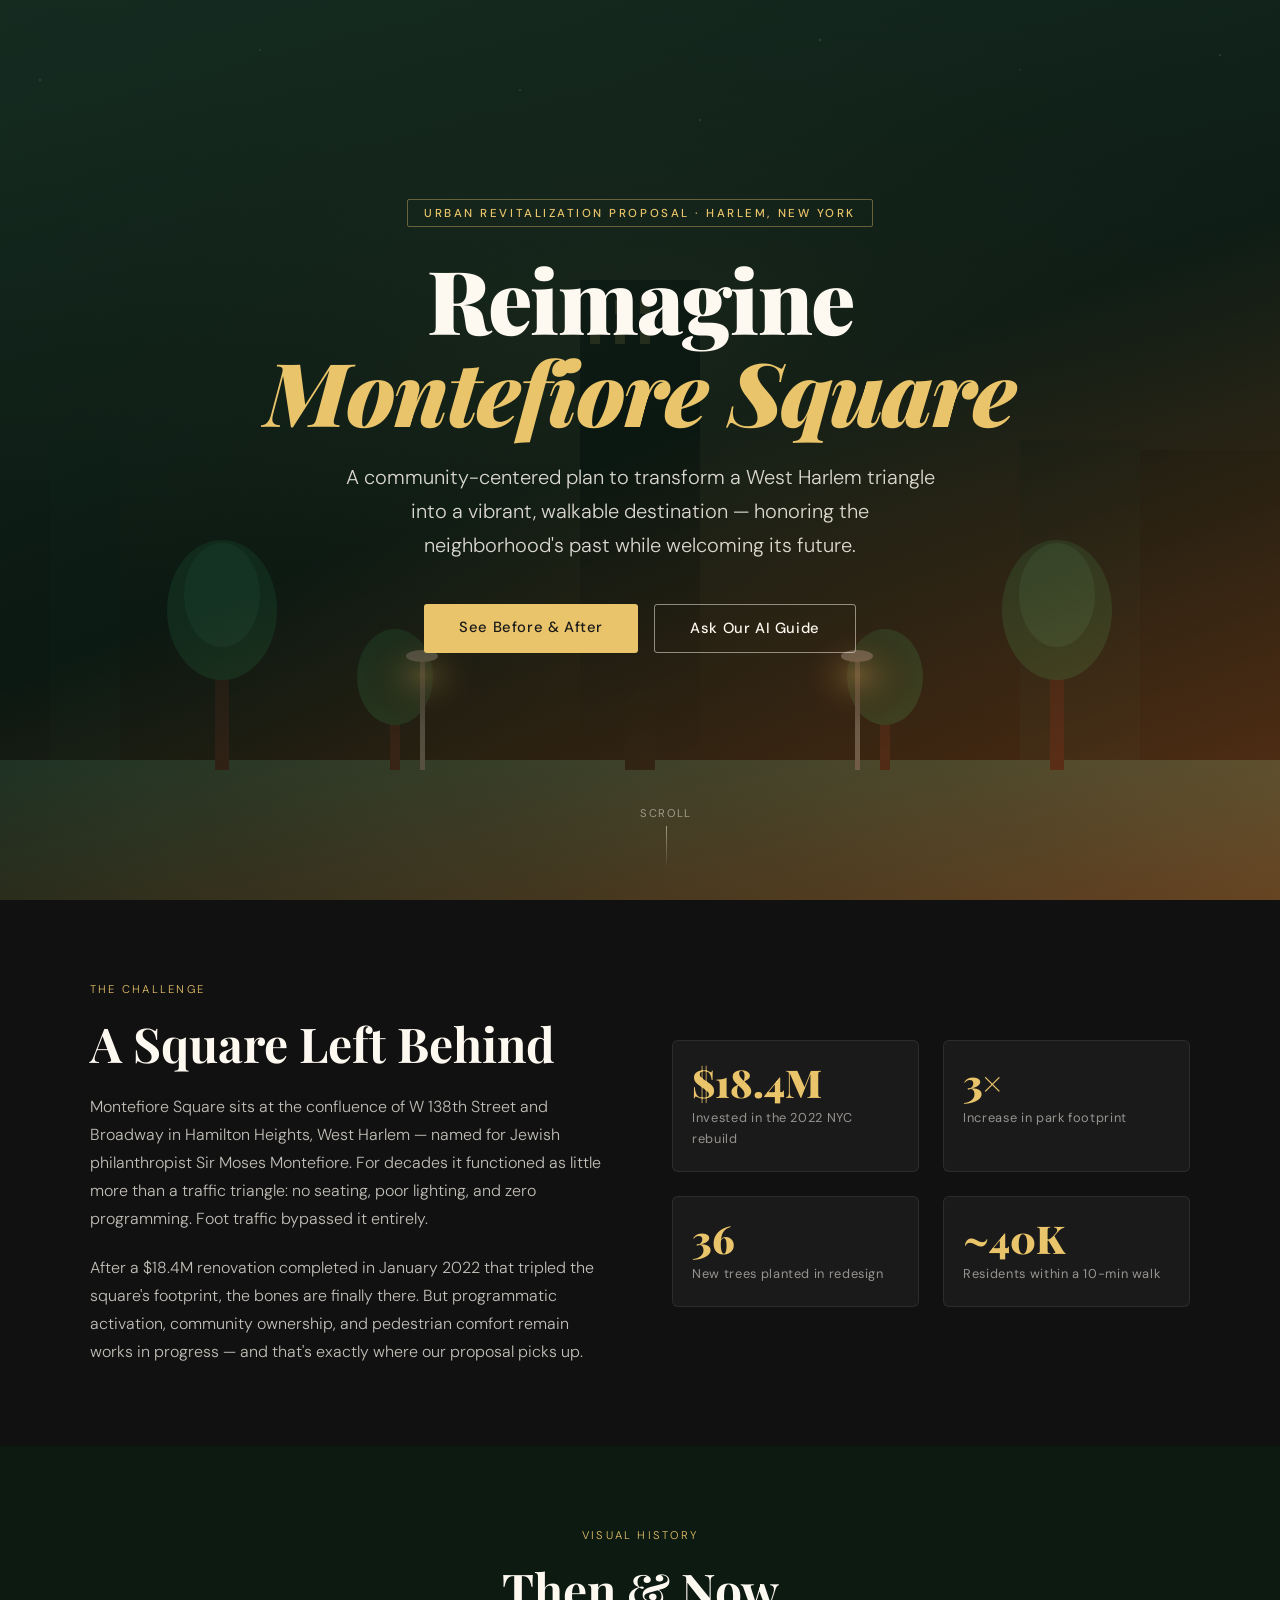
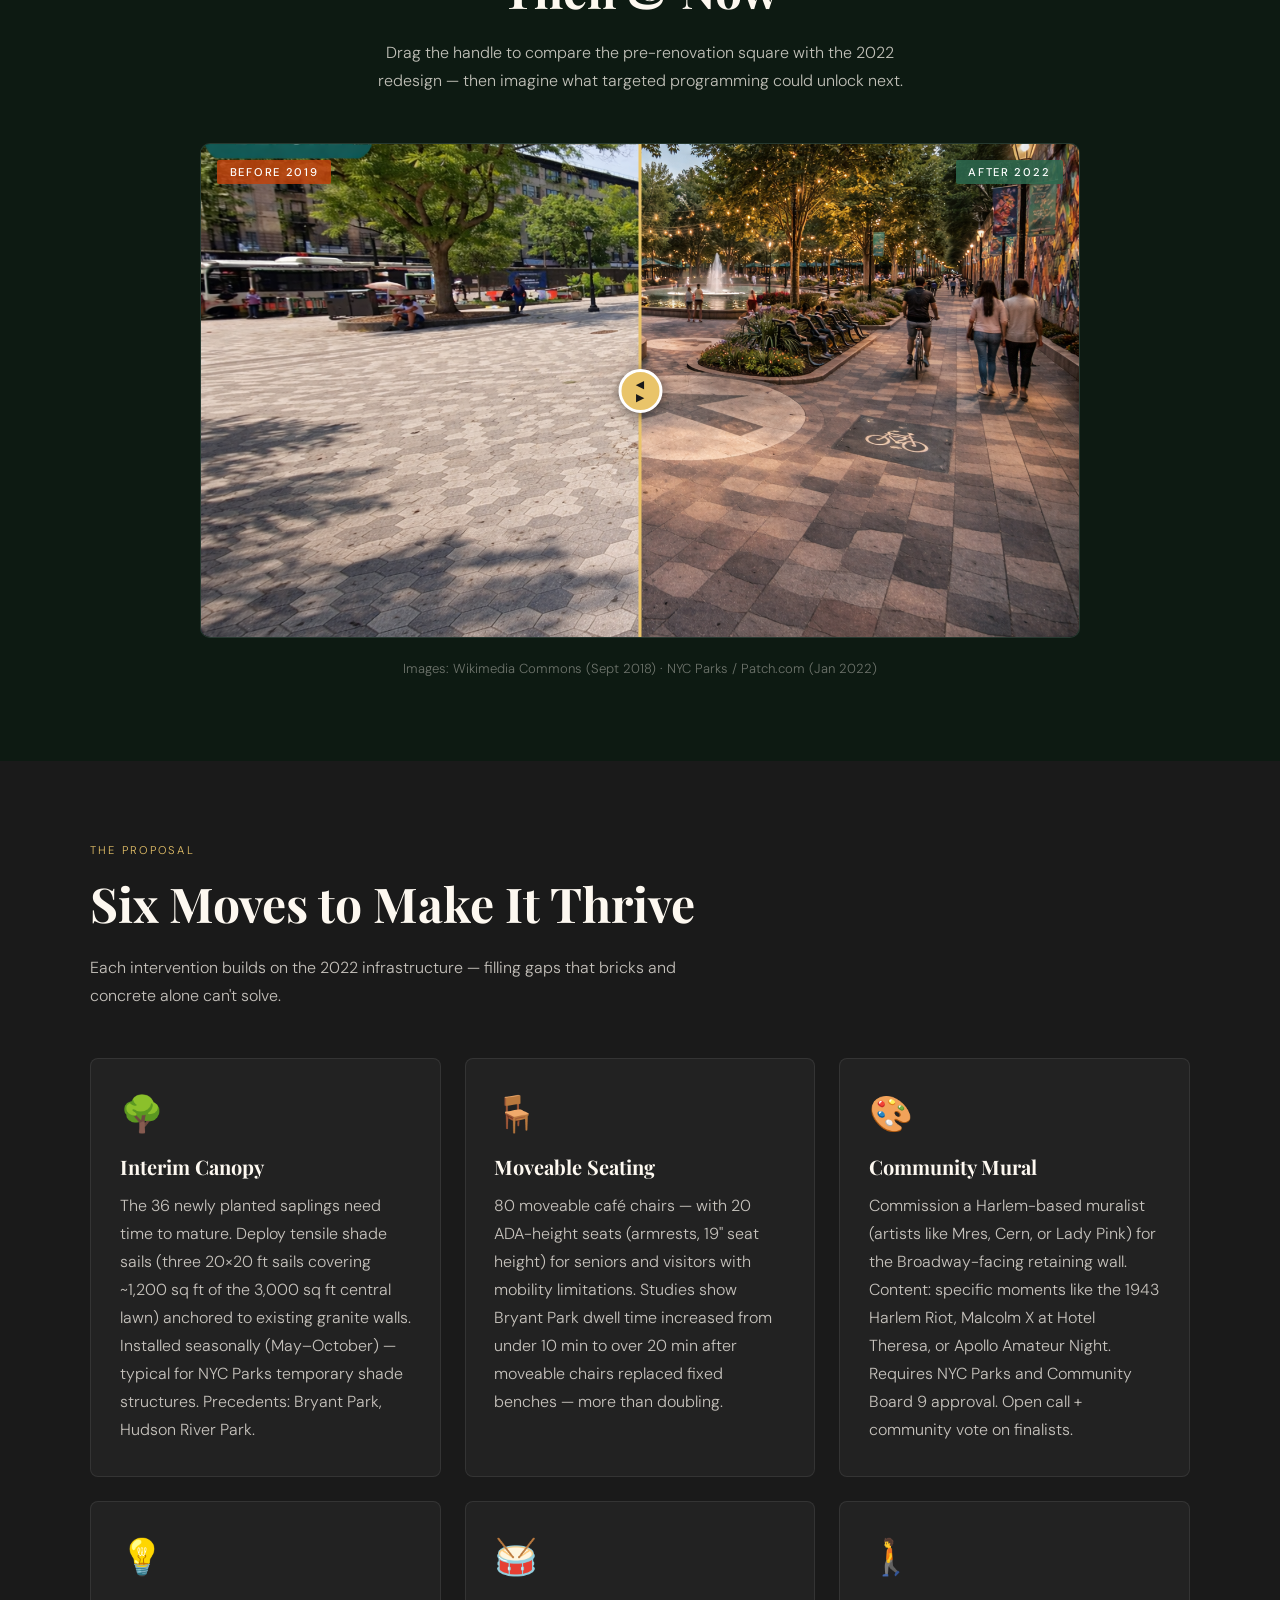
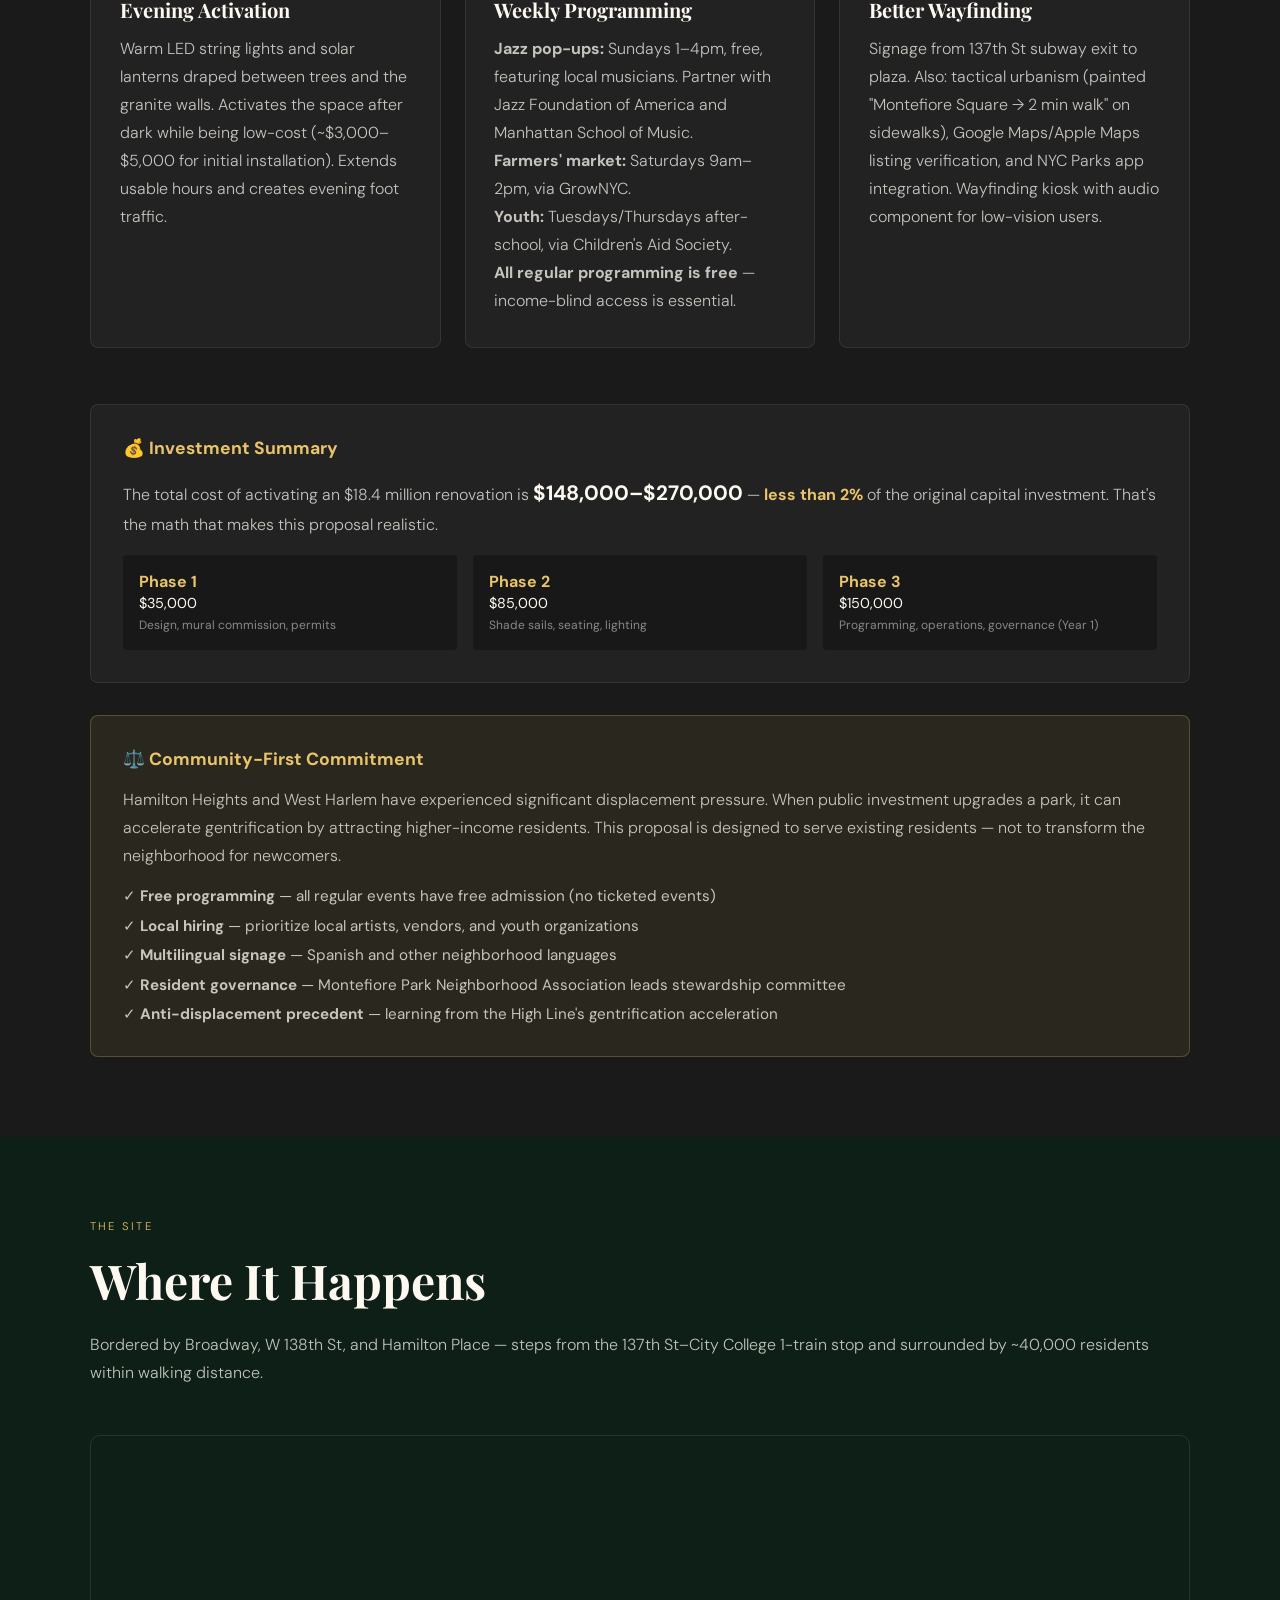
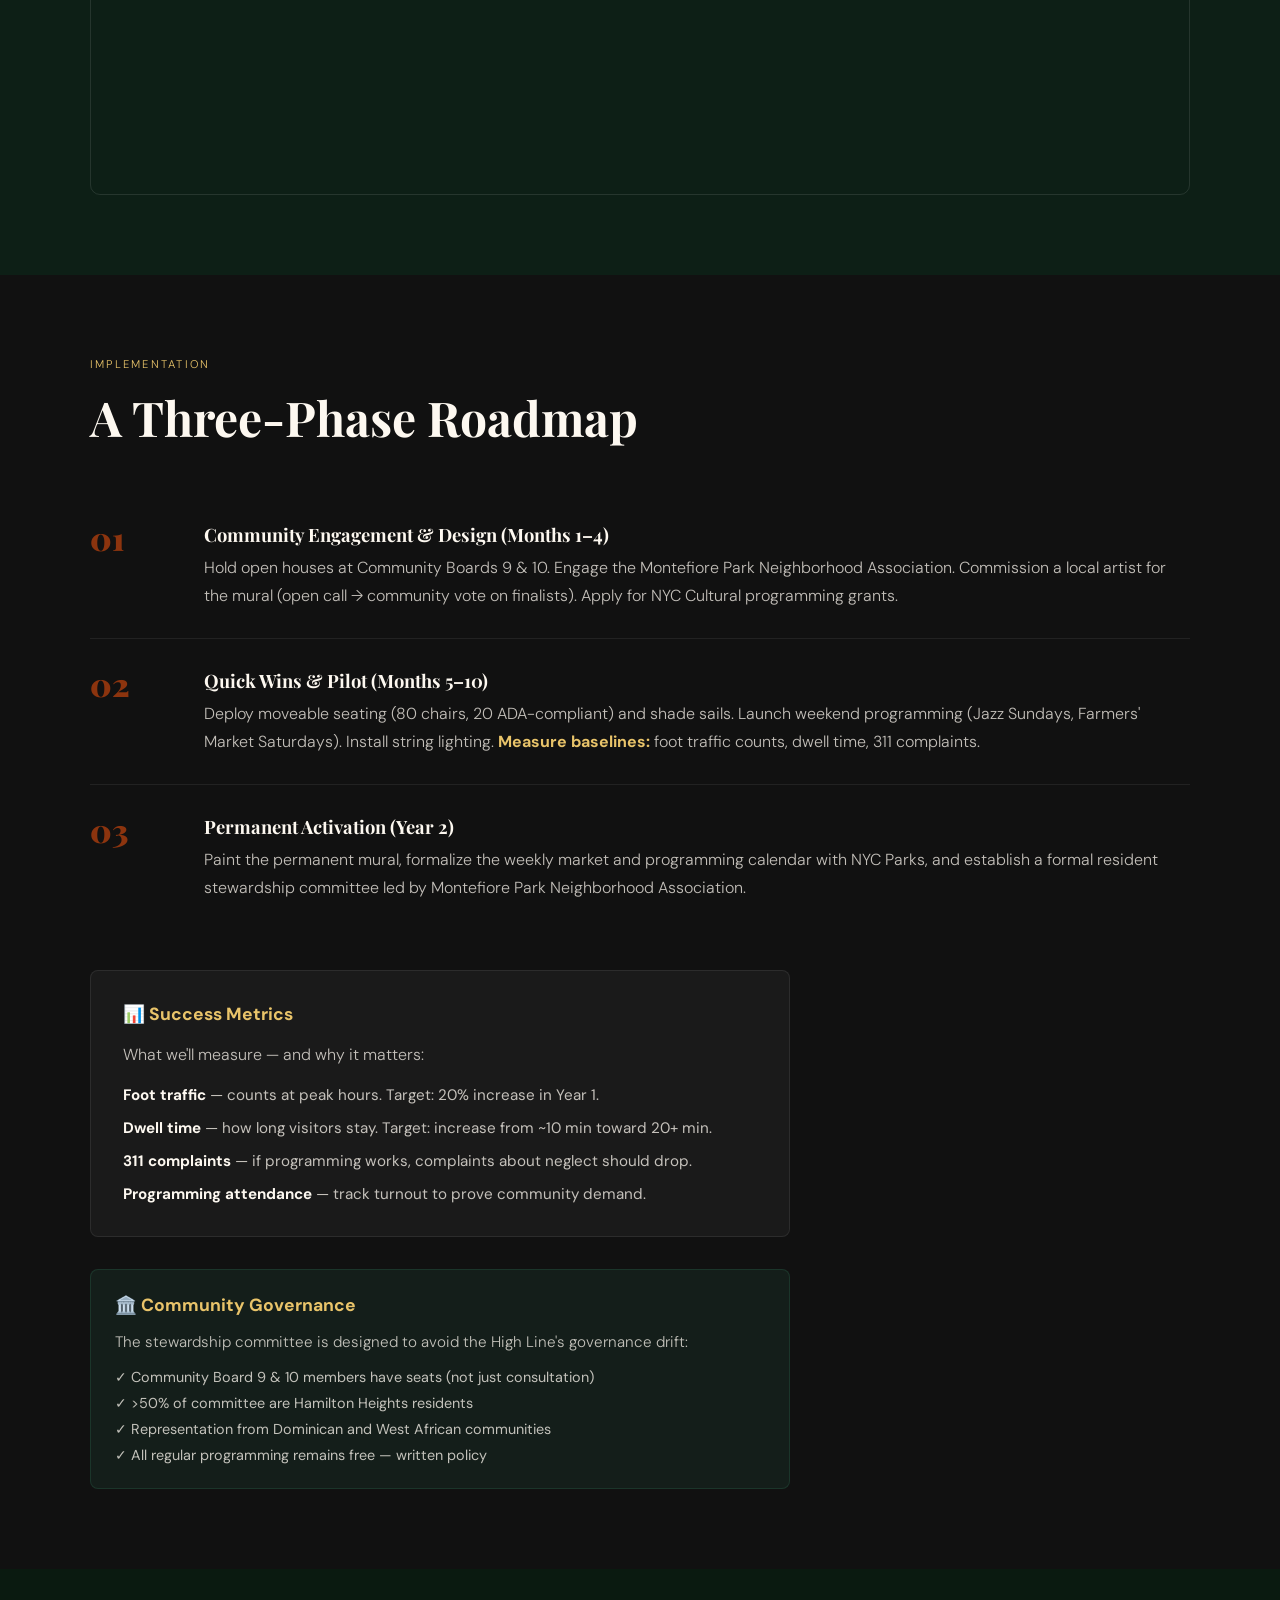
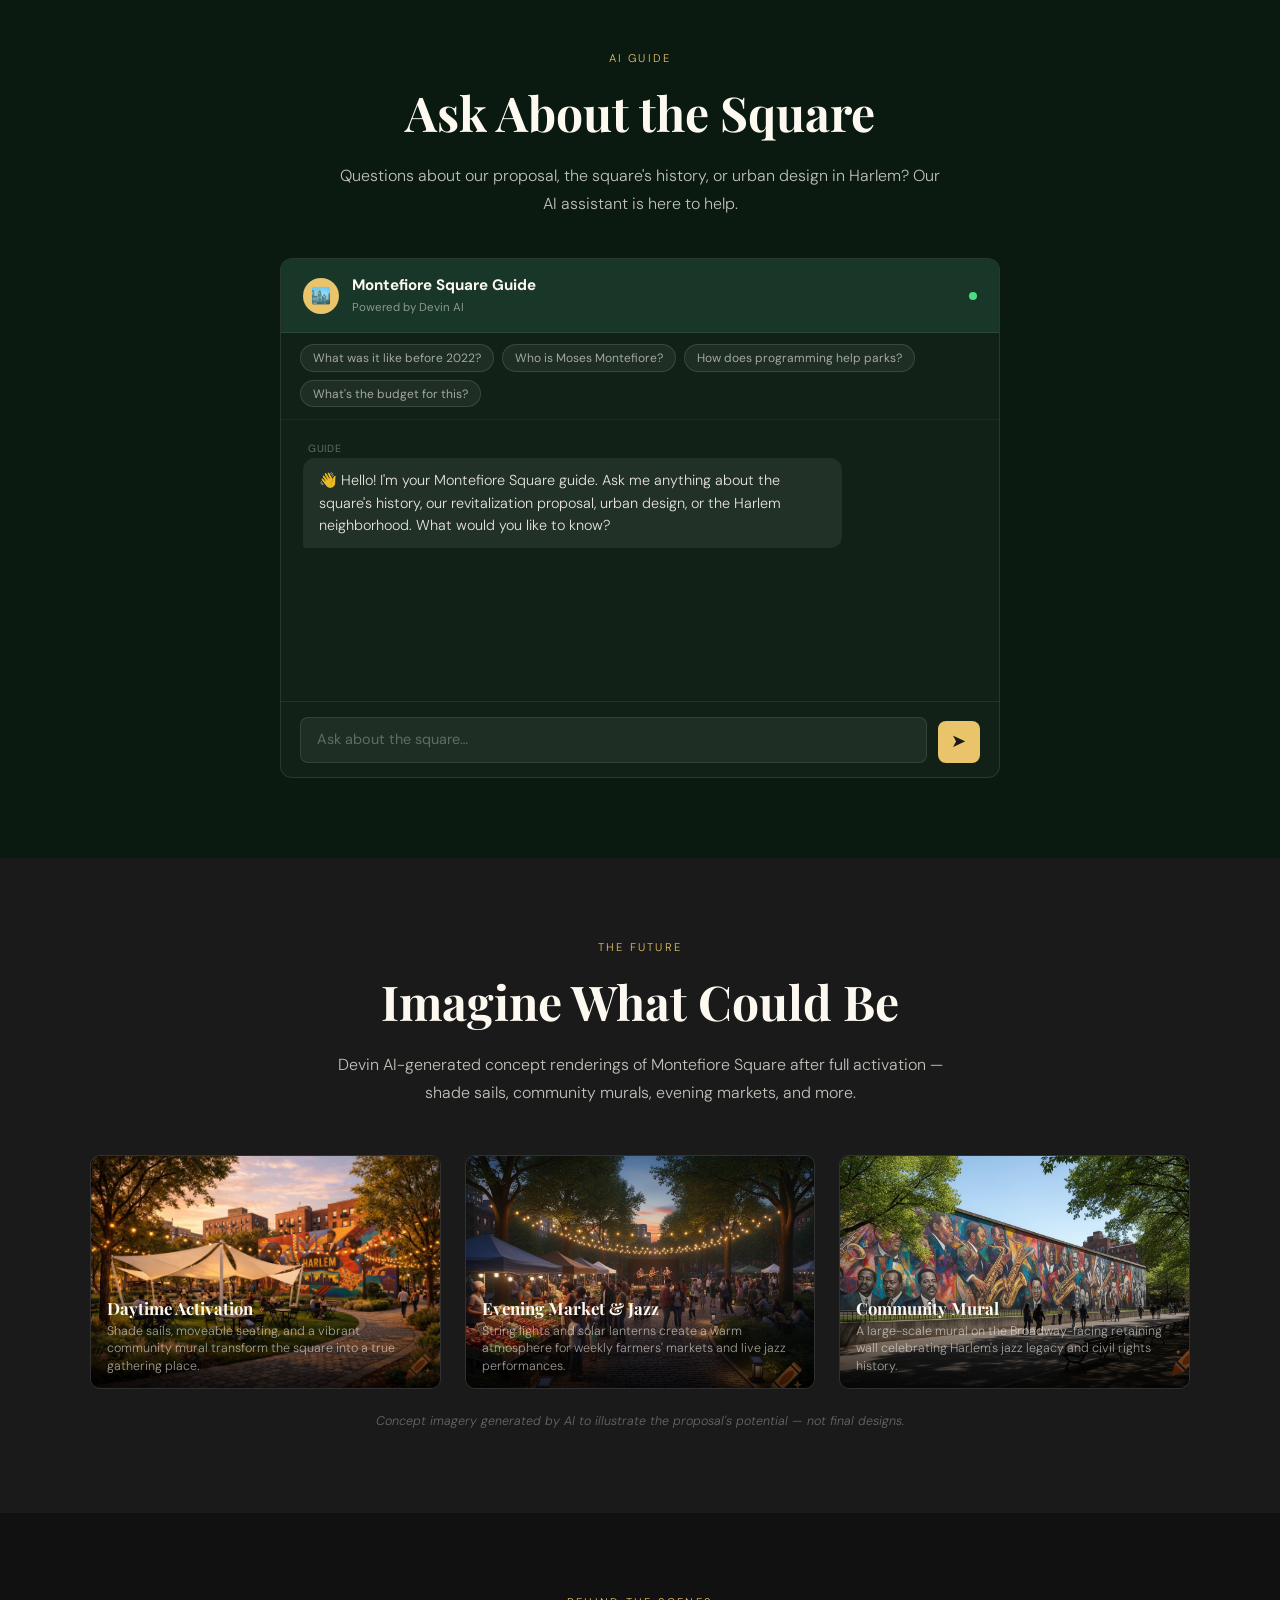
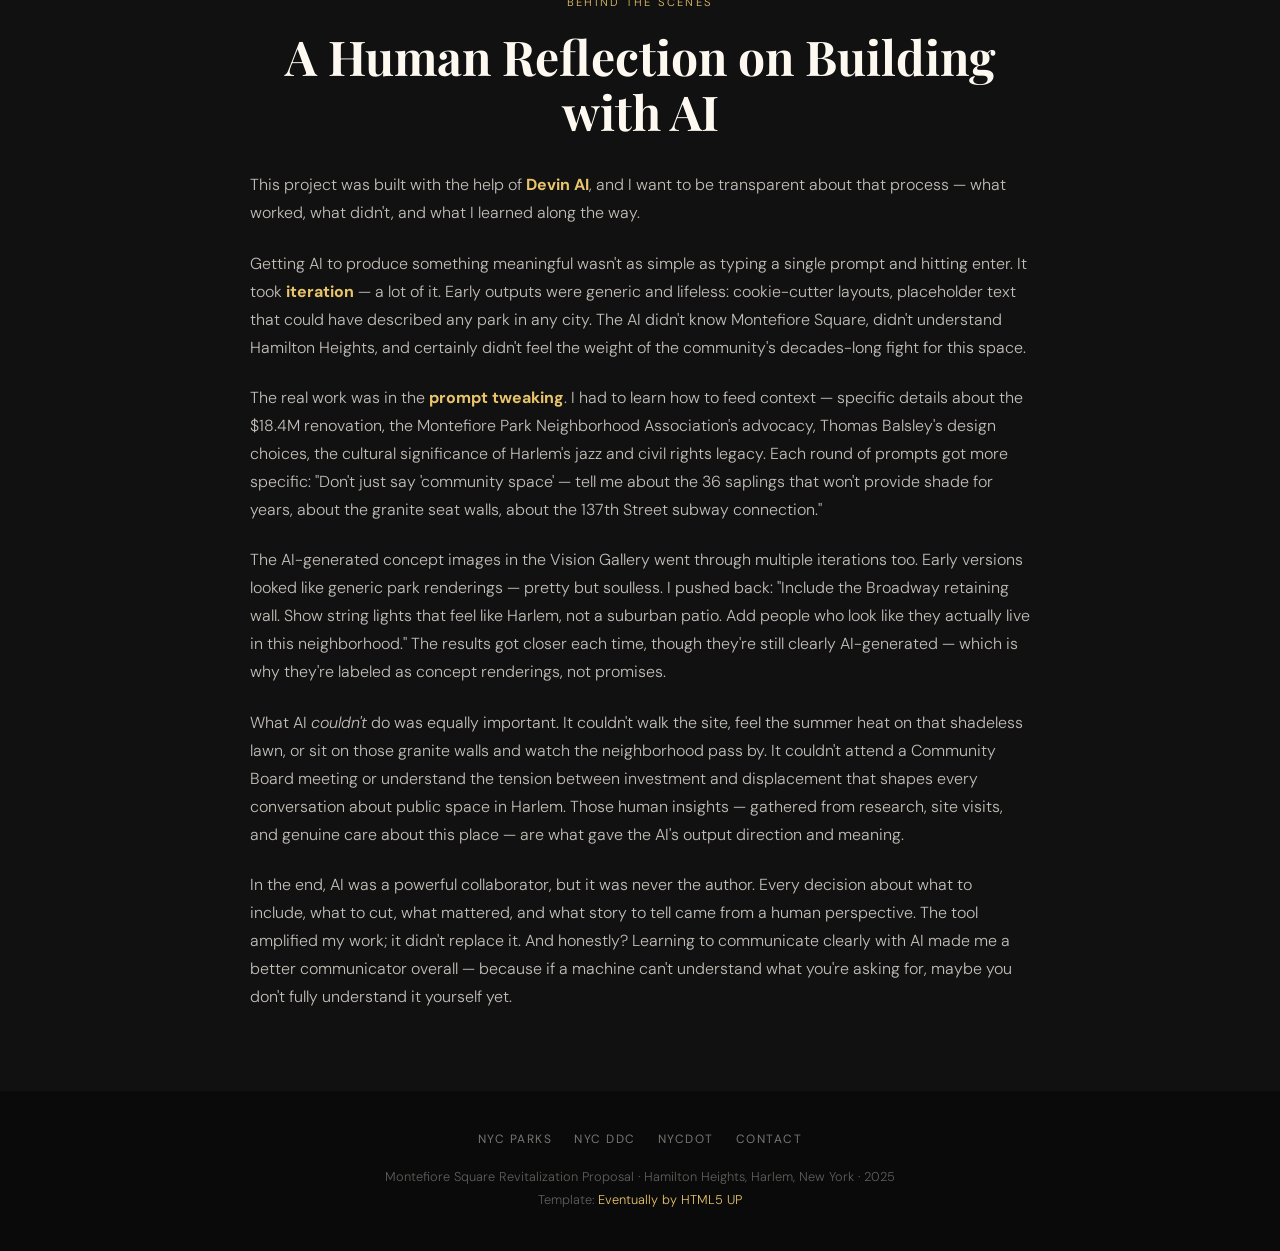
<file: index.html>
<!DOCTYPE html>
<html lang="en">
<head>
  <meta charset="UTF-8" />
  <meta name="viewport" content="width=device-width, initial-scale=1.0" />
  <title>Reimagine Montefiore Square — Harlem, NY</title>
  <link href="https://fonts.googleapis.com/css2?family=Playfair+Display:ital,wght@0,700;0,900;1,700&family=DM+Sans:wght@300;400;500&display=swap" rel="stylesheet" />
  <style>
    *, *::before, *::after { box-sizing: border-box; margin: 0; padding: 0; }
    :root { --green:#2d6a4f; --gold:#e9c46a; --cream:#fdf8f0; --charcoal:#1a1a1a; --rust:#c1440e; }
    html, body { height:100%; font-family:'DM Sans',sans-serif; color:var(--cream); background:var(--charcoal); scroll-behavior:smooth; }

    /* HERO */
    #hero { position:relative; min-height:100vh; display:flex; flex-direction:column; align-items:center; justify-content:center; text-align:center; padding:3rem 1.5rem 6rem; overflow:hidden; }
    #hero-bg { position:absolute; inset:0; width:100%; height:100%; object-fit:cover; z-index:0; }
    #hero::after { content:''; position:absolute; inset:0; background:linear-gradient(160deg,rgba(20,40,30,.82) 0%,rgba(10,20,15,.70) 50%,rgba(193,68,14,.45) 100%); z-index:1; }
    .hero-inner { position:relative; z-index:2; max-width:860px; }
    .eyebrow { display:inline-block; font-size:.72rem; font-weight:500; letter-spacing:.22em; text-transform:uppercase; color:var(--gold); border:1px solid rgba(233,196,106,.4); padding:.35rem 1rem; border-radius:2px; margin-bottom:1.6rem; opacity:0; animation:fadeUp .8s .2s forwards; }
    h1 { font-family:'Playfair Display',serif; font-size:clamp(2.8rem,7vw,5.5rem); font-weight:900; line-height:1.05; letter-spacing:-.02em; margin-bottom:1.4rem; opacity:0; animation:fadeUp .9s .45s forwards; }
    h1 em { font-style:italic; color:var(--gold); }
    .tagline { font-size:clamp(1rem,2.2vw,1.25rem); font-weight:300; line-height:1.7; max-width:600px; margin:0 auto 2.6rem; opacity:0; animation:fadeUp .9s .7s forwards; color:rgba(253,248,240,.85); }
    .cta-group { display:flex; gap:1rem; justify-content:center; flex-wrap:wrap; opacity:0; animation:fadeUp .9s .95s forwards; }
    .btn { display:inline-block; padding:.85rem 2.2rem; border-radius:3px; font-size:.92rem; font-weight:500; letter-spacing:.04em; text-decoration:none; transition:transform .2s,box-shadow .2s; cursor:pointer; }
    .btn:hover { transform:translateY(-2px); box-shadow:0 8px 24px rgba(0,0,0,.35); }
    .btn-primary { background:var(--gold); color:var(--charcoal); border:none; }
    .btn-outline { border:1px solid rgba(253,248,240,.5); color:var(--cream); background:transparent; }
    .scroll-cue { position:absolute; bottom:2rem; left:50%; transform:translateX(-50%); z-index:2; display:flex; flex-direction:column; align-items:center; gap:.4rem; font-size:.7rem; letter-spacing:.15em; text-transform:uppercase; color:rgba(253,248,240,.5); opacity:0; animation:fadeUp .8s 1.4s forwards; }
    .scroll-cue span { display:block; width:1px; height:42px; background:linear-gradient(to bottom,rgba(253,248,240,.5),transparent); animation:grow 1.6s 1.6s ease-in-out infinite; }

    /* SECTIONS */
    section { padding:5rem 1.5rem; }
    .section-inner { max-width:1100px; margin:0 auto; }
    .section-label { font-size:.7rem; letter-spacing:.2em; text-transform:uppercase; color:var(--gold); margin-bottom:1rem; }
    h2 { font-family:'Playfair Display',serif; font-size:clamp(1.9rem,4vw,3rem); font-weight:700; line-height:1.15; margin-bottom:1.4rem; color:var(--cream); }
    p { line-height:1.75; color:rgba(253,248,240,.75); font-weight:300; }

    /* PROBLEM */
    #problem { background:#111; }
    .two-col { display:grid; grid-template-columns:1fr 1fr; gap:4rem; align-items:center; }
    @media(max-width:720px){.two-col{grid-template-columns:1fr;gap:2rem;}}
    .stat-grid { display:grid; grid-template-columns:1fr 1fr; gap:1.5rem; }
    .stat-card { background:rgba(255,255,255,.04); border:1px solid rgba(255,255,255,.08); border-radius:6px; padding:1.4rem 1.2rem; }
    .stat-card .num { font-family:'Playfair Display',serif; font-size:2.4rem; font-weight:900; color:var(--gold); display:block; line-height:1; margin-bottom:.3rem; }
    .stat-card .label { font-size:.8rem; color:rgba(253,248,240,.55); letter-spacing:.05em; }

    /* BEFORE/AFTER */
    #before-after { background:#0d1a12; }
    .ba-header { text-align:center; margin-bottom:3rem; }
    .slider-wrap { position:relative; width:100%; max-width:880px; margin:0 auto; border-radius:10px; overflow:hidden; border:1px solid rgba(255,255,255,.1); aspect-ratio:16/9; user-select:none; touch-action:none; background:#0d2218; }
    .slider-img { position:absolute; inset:0; width:100%; height:100%; object-fit:cover; }
    .slider-img.after { clip-path:inset(0 50% 0 0); }
    .slider-handle { position:absolute; top:0; left:50%; width:3px; height:100%; background:var(--gold); transform:translateX(-50%); cursor:ew-resize; z-index:10; }
    .slider-handle::before { content:''; position:absolute; top:50%; left:50%; transform:translate(-50%,-50%); width:44px; height:44px; border-radius:50%; background:var(--gold); border:3px solid #fff; box-shadow:0 2px 12px rgba(0,0,0,.5); }
    .slider-handle::after { content:'◀ ▶'; position:absolute; top:50%; left:50%; transform:translate(-50%,-50%); font-size:.65rem; color:var(--charcoal); font-weight:700; z-index:1; pointer-events:none; }
    .ba-label { position:absolute; top:1rem; padding:.3rem .8rem; font-size:.7rem; letter-spacing:.15em; text-transform:uppercase; font-weight:500; border-radius:2px; z-index:5; }
    .ba-label.before { left:1rem; background:rgba(193,68,14,.85); color:#fff; }
    .ba-label.after  { right:1rem; background:rgba(45,106,79,.85); color:#fff; }
    .ba-caption { text-align:center; margin-top:1.2rem; font-size:.82rem; color:rgba(253,248,240,.4); }

    /* PROPOSALS */
    #proposals { background:var(--charcoal); }
    .proposals-grid { display:grid; grid-template-columns:repeat(auto-fit,minmax(280px,1fr)); gap:1.5rem; margin-top:3rem; }
    .proposal-card { background:rgba(255,255,255,.04); border:1px solid rgba(255,255,255,.08); border-radius:8px; padding:2rem 1.8rem; transition:transform .25s,border-color .25s; }
    .proposal-card:hover { transform:translateY(-4px); border-color:rgba(233,196,106,.35); }
    .proposal-icon { font-size:2.2rem; margin-bottom:1rem; display:block; }
    .proposal-card h3 { font-family:'Playfair Display',serif; font-size:1.25rem; margin-bottom:.75rem; color:var(--cream); }

    /* MAP */
    #vision { background:#0d1f16; }
    .vision-map { margin-top:3rem; border-radius:10px; overflow:hidden; border:1px solid rgba(255,255,255,.1); height:360px; }
    .vision-map iframe { width:100%; height:100%; border:none; filter:saturate(.7) brightness(.9); }

    /* TIMELINE */
    #timeline { background:#111; }
    .tl-list { margin-top:3rem; }
    .tl-item { display:grid; grid-template-columns:90px 1fr; gap:1.5rem; align-items:start; padding:1.8rem 0; border-bottom:1px solid rgba(255,255,255,.07); }
    .tl-item:last-child { border-bottom:none; }
    .tl-phase { font-family:'Playfair Display',serif; font-size:2rem; font-weight:900; color:var(--rust); opacity:.7; line-height:1; }
    .tl-item h4 { font-family:'Playfair Display',serif; font-size:1.15rem; color:var(--cream); margin-bottom:.4rem; }

    /* CHATBOT */
    #chatbot-section { background:#0a1a10; }
    .chat-container { max-width:720px; margin:2.5rem auto 0; background:rgba(255,255,255,.03); border:1px solid rgba(255,255,255,.1); border-radius:12px; overflow:hidden; display:flex; flex-direction:column; height:520px; }
    .chat-header { padding:1rem 1.4rem; background:rgba(45,106,79,.3); border-bottom:1px solid rgba(255,255,255,.08); display:flex; align-items:center; gap:.8rem; }
    .chat-avatar { width:36px; height:36px; border-radius:50%; background:var(--gold); display:flex; align-items:center; justify-content:center; font-size:1rem; color:var(--charcoal); }
    .chat-header h4 { font-size:.95rem; color:var(--cream); margin:0; }
    .chat-header span { font-size:.72rem; color:rgba(253,248,240,.5); }
    .chat-dot { width:8px; height:8px; border-radius:50%; background:#4ade80; margin-left:auto; }
    .chat-suggestions { display:flex; flex-wrap:wrap; gap:.5rem; padding:.7rem 1.2rem; border-bottom:1px solid rgba(255,255,255,.05); }
    .chip { font-size:.75rem; padding:.3rem .75rem; border-radius:20px; cursor:pointer; background:rgba(255,255,255,.06); border:1px solid rgba(255,255,255,.12); color:rgba(253,248,240,.6); transition:background .2s,color .2s; font-family:'DM Sans',sans-serif; }
    .chip:hover { background:rgba(233,196,106,.15); color:var(--gold); border-color:rgba(233,196,106,.3); }
    .chat-messages { flex:1; overflow-y:auto; padding:1.2rem 1.4rem; display:flex; flex-direction:column; gap:.8rem; scroll-behavior:smooth; }
    .chat-messages::-webkit-scrollbar { width:4px; }
    .chat-messages::-webkit-scrollbar-thumb { background:rgba(255,255,255,.15); border-radius:2px; }
    .msg { max-width:80%; }
    .msg.user { align-self:flex-end; }
    .msg.bot  { align-self:flex-start; }
    .msg-bubble { padding:.7rem 1rem; border-radius:12px; font-size:.9rem; line-height:1.55; color:rgba(253,248,240,.9); font-weight:300; }
    .msg.user .msg-bubble { background:rgba(45,106,79,.6); border-bottom-right-radius:3px; }
    .msg.bot  .msg-bubble { background:rgba(255,255,255,.07); border-bottom-left-radius:3px; }
    .msg-label { font-size:.65rem; color:rgba(253,248,240,.35); margin:.2rem .3rem; letter-spacing:.06em; text-transform:uppercase; }
    .msg.user .msg-label { text-align:right; }
    .chat-typing { display:none; align-self:flex-start; }
    .chat-typing.active { display:flex; align-items:center; gap:4px; padding:.6rem 1rem; background:rgba(255,255,255,.07); border-radius:12px; border-bottom-left-radius:3px; }
    .chat-typing span { width:6px; height:6px; border-radius:50%; background:rgba(253,248,240,.4); animation:bounce 1s infinite; }
    .chat-typing span:nth-child(2){animation-delay:.15s;}
    .chat-typing span:nth-child(3){animation-delay:.3s;}
    .chat-input-row { padding:.9rem 1.2rem; border-top:1px solid rgba(255,255,255,.08); display:flex; gap:.7rem; align-items:flex-end; }
    .chat-input { flex:1; background:rgba(255,255,255,.06); border:1px solid rgba(255,255,255,.1); border-radius:8px; padding:.7rem 1rem; font-size:.9rem; color:var(--cream); font-family:'DM Sans',sans-serif; resize:none; outline:none; min-height:42px; max-height:110px; line-height:1.5; }
    .chat-input::placeholder { color:rgba(253,248,240,.3); }
    .chat-input:focus { border-color:rgba(233,196,106,.4); }
    .chat-send { width:42px; height:42px; border-radius:8px; background:var(--gold); border:none; cursor:pointer; color:var(--charcoal); font-size:1.1rem; display:flex; align-items:center; justify-content:center; flex-shrink:0; transition:opacity .2s; align-self:flex-end; }
    .chat-send:hover { opacity:.85; }
    .chat-send:disabled { opacity:.4; cursor:not-allowed; }

    /* VISION GALLERY */
    #vision-gallery { background:var(--charcoal); }
    .gallery-grid { display:grid; grid-template-columns:repeat(auto-fit,minmax(320px,1fr)); gap:1.5rem; margin-top:3rem; }
    .gallery-card { position:relative; border-radius:10px; overflow:hidden; border:1px solid rgba(255,255,255,.1); aspect-ratio:3/2; }
    .gallery-card img { width:100%; height:100%; object-fit:cover; transition:transform .4s ease; }
    .gallery-card:hover img { transform:scale(1.04); }
    .gallery-card .gallery-caption { position:absolute; bottom:0; left:0; right:0; padding:1.2rem 1rem .8rem; background:linear-gradient(to top,rgba(0,0,0,.75),transparent); }
    .gallery-card .gallery-caption h4 { font-family:'Playfair Display',serif; font-size:1.05rem; color:var(--cream); margin-bottom:.25rem; }
    .gallery-card .gallery-caption p { font-size:.78rem; color:rgba(253,248,240,.6); line-height:1.4; margin:0; }
    .gallery-note { text-align:center; margin-top:1.4rem; font-size:.78rem; color:rgba(253,248,240,.35); font-style:italic; }

    /* FOOTER */
    footer { background:#0a0a0a; padding:2.5rem 1.5rem; text-align:center; }
    footer p { font-size:.8rem; color:rgba(253,248,240,.35); }
    footer a { color:var(--gold); text-decoration:none; }
    .social-links { display:flex; justify-content:center; gap:1.4rem; margin-bottom:1.2rem; }
    .social-links a { font-size:.75rem; letter-spacing:.12em; text-transform:uppercase; color:rgba(253,248,240,.45); text-decoration:none; transition:color .2s; }
    .social-links a:hover { color:var(--gold); }

    /* ANIMATIONS */
    @keyframes fadeUp{from{opacity:0;transform:translateY(22px)}to{opacity:1;transform:translateY(0)}}
    @keyframes grow{0%,100%{opacity:.5;transform:scaleY(1)}50%{opacity:1;transform:scaleY(1.2)}}
    @keyframes bounce{0%,100%{transform:translateY(0)}50%{transform:translateY(-5px)}}
    .reveal{opacity:0;transform:translateY(28px);transition:opacity .75s ease,transform .75s ease;}
    .reveal.visible{opacity:1;transform:translateY(0);}
  </style>
</head>
<body>

<!-- HERO -->
<section id="hero">
  <svg id="hero-bg" viewBox="0 0 1440 900" xmlns="http://www.w3.org/2000/svg" preserveAspectRatio="xMidYMid slice">
    <defs>
      <linearGradient id="sky" x1="0" y1="0" x2="0" y2="1"><stop offset="0%" stop-color="#1b3a2d"/><stop offset="100%" stop-color="#0a1a10"/></linearGradient>
      <linearGradient id="ground" x1="0" y1="0" x2="0" y2="1"><stop offset="0%" stop-color="#2d6a4f"/><stop offset="100%" stop-color="#1b4332"/></linearGradient>
      <radialGradient id="glow" cx="50%" cy="40%" r="55%"><stop offset="0%" stop-color="#e9c46a" stop-opacity=".18"/><stop offset="100%" stop-color="transparent"/></radialGradient>
      <radialGradient id="lamp1" cx="50%" cy="50%" r="50%"><stop offset="0%" stop-color="#e9c46a" stop-opacity=".55"/><stop offset="100%" stop-color="transparent"/></radialGradient>
    </defs>
    <rect width="1440" height="900" fill="url(#sky)"/>
    <rect width="1440" height="900" fill="url(#glow)"/>
    <g fill="white" opacity=".5"><circle cx="120" cy="80" r="1.2"/><circle cx="340" cy="50" r=".9"/><circle cx="600" cy="90" r="1.1"/><circle cx="900" cy="40" r="1.3"/><circle cx="1100" cy="70" r=".8"/><circle cx="1300" cy="55" r="1"/><circle cx="780" cy="120" r="1.1"/></g>
    <rect x="0" y="480" width="200" height="300" fill="#0d2218"/>
    <rect x="130" y="440" width="70" height="360" fill="#0f2a1e"/>
    <rect x="1200" y="450" width="240" height="330" fill="#0d2218"/>
    <rect x="1100" y="440" width="120" height="340" fill="#0f2a1e"/>
    <rect x="660" y="280" width="120" height="500" fill="#0c1f16"/>
    <g fill="#e9c46a" opacity=".4">
      <rect x="670" y="300" width="10" height="14"/><rect x="695" y="300" width="10" height="14"/><rect x="720" y="300" width="10" height="14"/>
      <rect x="670" y="330" width="10" height="14"/><rect x="695" y="330" width="10" height="14"/><rect x="720" y="330" width="10" height="14"/>
    </g>
    <rect x="0" y="760" width="1440" height="140" fill="url(#ground)"/>
    <rect x="295" y="640" width="14" height="130" fill="#3d2b1f"/><ellipse cx="302" cy="610" rx="55" ry="70" fill="#1e5c37"/><ellipse cx="302" cy="595" rx="38" ry="52" fill="#2d7a4e"/>
    <rect x="1130" y="640" width="14" height="130" fill="#3d2b1f"/><ellipse cx="1137" cy="610" rx="55" ry="70" fill="#1e5c37"/><ellipse cx="1137" cy="595" rx="38" ry="52" fill="#2d7a4e"/>
    <rect x="470" y="695" width="10" height="75" fill="#3d2b1f"/><ellipse cx="475" cy="677" rx="38" ry="48" fill="#1e5c37"/>
    <rect x="960" y="695" width="10" height="75" fill="#3d2b1f"/><ellipse cx="965" cy="677" rx="38" ry="48" fill="#1e5c37"/>
    <rect x="500" y="660" width="5" height="110" fill="#8a9b8e"/><ellipse cx="502" cy="656" rx="16" ry="6" fill="#c9d4ca"/>
    <rect x="935" y="660" width="5" height="110" fill="#8a9b8e"/><ellipse cx="937" cy="656" rx="16" ry="6" fill="#c9d4ca"/>
    <ellipse cx="502" cy="675" rx="60" ry="50" fill="url(#lamp1)"/>
    <ellipse cx="937" cy="675" rx="60" ry="50" fill="url(#lamp1)"/>
    <rect x="705" y="700" width="30" height="70" fill="#0f2218"/>
    <polygon points="720,690 705,700 735,700" fill="#0f2218"/>
  </svg>
  <div class="hero-inner">
    <span class="eyebrow">Urban Revitalization Proposal · Harlem, New York</span>
    <h1>Reimagine<br/><em>Montefiore Square</em></h1>
    <p class="tagline">A community-centered plan to transform a West Harlem triangle into a vibrant, walkable destination — honoring the neighborhood's past while welcoming its future.</p>
    <div class="cta-group">
      <a href="#before-after" class="btn btn-primary">See Before &amp; After</a>
      <a href="#chatbot-section" class="btn btn-outline">Ask Our AI Guide</a>
    </div>
  </div>
  <div class="scroll-cue">Scroll <span></span></div>
</section>

<!-- PROBLEM -->
<section id="problem">
  <div class="section-inner two-col">
    <div class="reveal">
      <p class="section-label">The Challenge</p>
      <h2>A Square Left Behind</h2>
      <p>Montefiore Square sits at the confluence of W 138th Street and Broadway in Hamilton Heights, West Harlem — named for Jewish philanthropist Sir Moses Montefiore. For decades it functioned as little more than a traffic triangle: no seating, poor lighting, and zero programming. Foot traffic bypassed it entirely.</p>
      <br/>
      <p>After a $18.4M renovation completed in January 2022 that tripled the square's footprint, the bones are finally there. But programmatic activation, community ownership, and pedestrian comfort remain works in progress — and that's exactly where our proposal picks up.</p>
    </div>
    <div class="stat-grid reveal">
      <div class="stat-card"><span class="num">$18.4M</span><span class="label">Invested in the 2022 NYC rebuild</span></div>
      <div class="stat-card"><span class="num">3×</span><span class="label">Increase in park footprint</span></div>
      <div class="stat-card"><span class="num">36</span><span class="label">New trees planted in redesign</span></div>
      <div class="stat-card"><span class="num">~40K</span><span class="label">Residents within a 10-min walk</span></div>
    </div>
  </div>
</section>

<!-- BEFORE / AFTER -->
<section id="before-after">
  <div class="section-inner">
    <div class="ba-header reveal">
      <p class="section-label">Visual History</p>
      <h2>Then &amp; Now</h2>
      <p style="max-width:560px;margin:0 auto;">Drag the handle to compare the pre-renovation square with the 2022 redesign — then imagine what targeted programming could unlock next.</p>
    </div>

    <div class="slider-wrap reveal" id="slider">
      <img class="slider-img before"
        src="images/montefiore-after.jpg"
        alt="Montefiore Square after renovation April 2022"
        onerror="this.src='https://placehold.co/880x495/0d2218/e9c46a?text=After+2022'"/>
      <img class="slider-img after" id="after-img"
        src="images/montefiore-before.jpg"
        alt="Montefiore Square before renovation 2018"
        onerror="this.src='https://placehold.co/880x495/0d2218/e9c46a?text=Before+2019'"/>
      <span class="ba-label before">Before 2019</span>
      <span class="ba-label after">After 2022</span>
      <div class="slider-handle" id="handle"></div>
    </div>
    <p class="ba-caption reveal">Images: Wikimedia Commons (Sept 2018) · NYC Parks / Patch.com (Jan 2022)</p>
  </div>
</section>

<!-- PROPOSALS -->
<section id="proposals">
  <div class="section-inner">
    <div class="reveal">
      <p class="section-label">The Proposal</p>
      <h2>Six Moves to Make It Thrive</h2>
      <p style="max-width:620px;">Each intervention builds on the 2022 infrastructure — filling gaps that bricks and concrete alone can't solve.</p>
    </div>
    <div class="proposals-grid">
      <div class="proposal-card reveal"><span class="proposal-icon">🌳</span><h3>Interim Canopy</h3><p>The 36 newly planted saplings need time to mature. Deploy tensile shade sails (three 20×20 ft sails covering ~1,200 sq ft of the 3,000 sq ft central lawn) anchored to existing granite walls. Installed seasonally (May–October) — typical for NYC Parks temporary shade structures. Precedents: Bryant Park, Hudson River Park.</p></div>
      <div class="proposal-card reveal"><span class="proposal-icon">🪑</span><h3>Moveable Seating</h3><p>80 moveable café chairs — with 20 ADA-height seats (armrests, 19" seat height) for seniors and visitors with mobility limitations. Studies show Bryant Park dwell time increased from under 10 min to over 20 min after moveable chairs replaced fixed benches — more than doubling.</p></div>
      <div class="proposal-card reveal"><span class="proposal-icon">🎨</span><h3>Community Mural</h3><p>Commission a Harlem-based muralist (artists like Mres, Cern, or Lady Pink) for the Broadway-facing retaining wall. Content: specific moments like the 1943 Harlem Riot, Malcolm X at Hotel Theresa, or Apollo Amateur Night. Requires NYC Parks and Community Board 9 approval. Open call + community vote on finalists.</p></div>
      <div class="proposal-card reveal"><span class="proposal-icon">💡</span><h3>Evening Activation</h3><p>Warm LED string lights and solar lanterns draped between trees and the granite walls. Activates the space after dark while being low-cost (~$3,000–$5,000 for initial installation). Extends usable hours and creates evening foot traffic.</p></div>
      <div class="proposal-card reveal"><span class="proposal-icon">🥁</span><h3>Weekly Programming</h3><p><strong>Jazz pop-ups:</strong> Sundays 1–4pm, free, featuring local musicians. Partner with Jazz Foundation of America and Manhattan School of Music. <br/><strong>Farmers' market:</strong> Saturdays 9am–2pm, via GrowNYC. <br/><strong>Youth:</strong> Tuesdays/Thursdays after-school, via Children's Aid Society. <br/><strong>All regular programming is free</strong> — income-blind access is essential.</p></div>
      <div class="proposal-card reveal"><span class="proposal-icon">🚶</span><h3>Better Wayfinding</h3><p>Signage from 137th St subway exit to plaza. Also: tactical urbanism (painted "Montefiore Square → 2 min walk" on sidewalks), Google Maps/Apple Maps listing verification, and NYC Parks app integration. Wayfinding kiosk with audio component for low-vision users.</p></div>
    </div>
    
    <div class="reveal" style="margin-top:3.5rem; padding:2rem; background:rgba(255,255,255,.04); border:1px solid rgba(255,255,255,.08); border-radius:8px;">
      <h3 style="color:var(--gold); font-size:1.1rem; margin-bottom:1rem;">💰 Investment Summary</h3>
      <p style="margin-bottom:1rem;">The total cost of activating an $18.4 million renovation is <strong style="color:var(--cream); font-size:1.3rem;">$148,000–$270,000</strong> — <strong style="color:var(--gold);">less than 2%</strong> of the original capital investment. That's the math that makes this proposal realistic.</p>
      <div style="display:grid; grid-template-columns:repeat(auto-fit,minmax(200px,1fr)); gap:1rem; margin-top:1rem;">
        <div style="background:rgba(0,0,0,.3); padding:1rem; border-radius:4px;"><strong style="color:var(--gold);">Phase 1</strong><br/><span style="font-size:.9rem;">$35,000</span><br/><span style="font-size:.75rem; color:rgba(253,248,240,.5);">Design, mural commission, permits</span></div>
        <div style="background:rgba(0,0,0,.3); padding:1rem; border-radius:4px;"><strong style="color:var(--gold);">Phase 2</strong><br/><span style="font-size:.9rem;">$85,000</span><br/><span style="font-size:.75rem; color:rgba(253,248,240,.5);">Shade sails, seating, lighting</span></div>
        <div style="background:rgba(0,0,0,.3); padding:1rem; border-radius:4px;"><strong style="color:var(--gold);">Phase 3</strong><br/><span style="font-size:.9rem;">$150,000</span><br/><span style="font-size:.75rem; color:rgba(253,248,240,.5);">Programming, operations, governance (Year 1)</span></div>
      </div>
    </div>
    
    <div class="reveal" style="margin-top:2rem; padding:2rem; background:rgba(233,196,106,.08); border:1px solid rgba(233,196,106,.25); border-radius:8px;">
      <h3 style="color:var(--gold); font-size:1.1rem; margin-bottom:1rem;">⚖️ Community-First Commitment</h3>
      <p style="margin-bottom:1rem;">Hamilton Heights and West Harlem have experienced significant displacement pressure. When public investment upgrades a park, it can accelerate gentrification by attracting higher-income residents. This proposal is designed to serve existing residents — not to transform the neighborhood for newcomers.</p>
      <ul style="list-style:none; padding:0; color:rgba(253,248,240,.75); font-size:.95rem;">
        <li style="margin-bottom:.6rem;">✓ <strong>Free programming</strong> — all regular events have free admission (no ticketed events)</li>
        <li style="margin-bottom:.6rem;">✓ <strong>Local hiring</strong> — prioritize local artists, vendors, and youth organizations</li>
        <li style="margin-bottom:.6rem;">✓ <strong>Multilingual signage</strong> — Spanish and other neighborhood languages</li>
        <li style="margin-bottom:.6rem;">✓ <strong>Resident governance</strong> — Montefiore Park Neighborhood Association leads stewardship committee</li>
        <li>✓ <strong>Anti-displacement precedent</strong> — learning from the High Line's gentrification acceleration</li>
      </ul>
    </div>
  </div>
</section>

<!-- MAP -->
<section id="vision">
  <div class="section-inner">
    <div class="reveal">
      <p class="section-label">The Site</p>
      <h2>Where It Happens</h2>
      <p>Bordered by Broadway, W 138th St, and Hamilton Place — steps from the 137th St–City College 1-train stop and surrounded by ~40,000 residents within walking distance.</p>
    </div>
    <div class="vision-map reveal">
      <iframe title="Montefiore Square map"
        src="https://www.google.com/maps/embed?pb=!1m18!1m12!1m3!1d500!2d-73.9530!3d40.8228!2m3!1f0!2f0!3f0!3m2!1i1024!2i768!4f13.1!3m3!1m2!1s0x89c2f63a6b83f6b1%3A0x9c9b6f9c4e7a2d5c!2sMontefiore%20Square%2C%20New%20York%2C%20NY%2010031!5e0!3m2!1sen!2sus!4v1700000000000"
        allowfullscreen="" loading="lazy" referrerpolicy="no-referrer-when-downgrade"></iframe>
    </div>
  </div>
</section>

<!-- TIMELINE -->
<section id="timeline">
  <div class="section-inner">
    <div class="reveal"><p class="section-label">Implementation</p><h2>A Three-Phase Roadmap</h2></div>
    <div class="tl-list">
      <div class="tl-item reveal">
        <div class="tl-phase">01</div>
        <div><h4>Community Engagement &amp; Design (Months 1–4)</h4><p>Hold open houses at Community Boards 9 &amp; 10. Engage the Montefiore Park Neighborhood Association. Commission a local artist for the mural (open call → community vote on finalists). Apply for NYC Cultural programming grants.</p></div>
      </div>
      <div class="tl-item reveal">
        <div class="tl-phase">02</div>
        <div><h4>Quick Wins &amp; Pilot (Months 5–10)</h4><p>Deploy moveable seating (80 chairs, 20 ADA-compliant) and shade sails. Launch weekend programming (Jazz Sundays, Farmers' Market Saturdays). Install string lighting. <strong style="color:var(--gold);">Measure baselines:</strong> foot traffic counts, dwell time, 311 complaints.</p></div>
      </div>
      <div class="tl-item reveal">
        <div class="tl-phase">03</div>
        <div><h4>Permanent Activation (Year 2)</h4><p>Paint the permanent mural, formalize the weekly market and programming calendar with NYC Parks, and establish a formal resident stewardship committee led by Montefiore Park Neighborhood Association.</p></div>
      </div>
    </div>
    
    <div class="reveal" style="margin-top:2.5rem; padding:2rem; background:rgba(255,255,255,.04); border:1px solid rgba(255,255,255,.08); border-radius:8px; max-width:700px;">
      <h3 style="color:var(--gold); font-size:1.1rem; margin-bottom:1rem;">📊 Success Metrics</h3>
      <p style="margin-bottom:1rem;">What we'll measure — and why it matters:</p>
      <ul style="list-style:none; padding:0; color:rgba(253,248,240,.75); font-size:.95rem;">
        <li style="margin-bottom:.8rem;"><strong style="color:var(--cream);">Foot traffic</strong> — counts at peak hours. Target: 20% increase in Year 1.</li>
        <li style="margin-bottom:.8rem;"><strong style="color:var(--cream);">Dwell time</strong> — how long visitors stay. Target: increase from ~10 min toward 20+ min.</li>
        <li style="margin-bottom:.8rem;"><strong style="color:var(--cream);">311 complaints</strong> — if programming works, complaints about neglect should drop.</li>
        <li><strong style="color:var(--cream);">Programming attendance</strong> — track turnout to prove community demand.</li>
      </ul>
    </div>
    
    <div class="reveal" style="margin-top:2rem; padding:1.5rem; background:rgba(45,106,79,.15); border:1px solid rgba(45,106,79,.3); border-radius:8px; max-width:700px;">
      <h3 style="color:var(--gold); font-size:1.1rem; margin-bottom:.8rem;">🏛️ Community Governance</h3>
      <p style="font-size:.95rem; margin-bottom:.8rem;">The stewardship committee is designed to avoid the High Line's governance drift:</p>
      <ul style="list-style:none; padding:0; color:rgba(253,248,240,.75); font-size:.9rem;">
        <li style="margin-bottom:.5rem;">✓ Community Board 9 &amp; 10 members have seats (not just consultation)</li>
        <li style="margin-bottom:.5rem;">✓ &gt;50% of committee are Hamilton Heights residents</li>
        <li style="margin-bottom:.5rem;">✓ Representation from Dominican and West African communities</li>
        <li>✓ All regular programming remains free — written policy</li>
      </ul>
    </div>
  </div>
</section>

<!-- CHATBOT -->
<section id="chatbot-section">
  <div class="section-inner">
    <div class="reveal" style="text-align:center;max-width:600px;margin:0 auto;">
      <p class="section-label">AI Guide</p>
      <h2>Ask About the Square</h2>
      <p>Questions about our proposal, the square's history, or urban design in Harlem? Our AI assistant is here to help.</p>
    </div>

    <div class="chat-container reveal">
      <div class="chat-header">
        <div class="chat-avatar">🏙️</div>
        <div>
          <h4>Montefiore Square Guide</h4>
          <span>Powered by Devin AI</span>
        </div>
        <div class="chat-dot"></div>
      </div>

      <div class="chat-suggestions" id="suggestions">
        <button class="chip" onclick="sendChip(this)">What was it like before 2022?</button>
        <button class="chip" onclick="sendChip(this)">Who is Moses Montefiore?</button>
        <button class="chip" onclick="sendChip(this)">How does programming help parks?</button>
        <button class="chip" onclick="sendChip(this)">What's the budget for this?</button>
      </div>

      <div class="chat-messages" id="messages">
        <div class="msg bot">
          <div class="msg-label">Guide</div>
          <div class="msg-bubble">👋 Hello! I'm your Montefiore Square guide. Ask me anything about the square's history, our revitalization proposal, urban design, or the Harlem neighborhood. What would you like to know?</div>
        </div>
        <div class="chat-typing" id="typing"><span></span><span></span><span></span></div>
      </div>

      <div class="chat-input-row">
        <textarea class="chat-input" id="chat-input" placeholder="Ask about the square…" rows="1"></textarea>
        <button class="chat-send" id="send-btn" onclick="sendMessage()">➤</button>
      </div>
    </div>
  </div>
</section>

<!-- VISION GALLERY -->
<section id="vision-gallery">
  <div class="section-inner">
    <div class="reveal" style="text-align:center;max-width:620px;margin:0 auto;">
      <p class="section-label">The Future</p>
      <h2>Imagine What Could Be</h2>
      <p>Devin AI-generated concept renderings of Montefiore Square after full activation — shade sails, community murals, evening markets, and more.</p>
    </div>
    <div class="gallery-grid">
      <div class="gallery-card reveal">
        <img src="images/vision-overall.jpg" alt="AI rendering of revitalized Montefiore Square with shade sails, cafe seating, and community mural" loading="lazy"/>
        <div class="gallery-caption"><h4>Daytime Activation</h4><p>Shade sails, moveable seating, and a vibrant community mural transform the square into a true gathering place.</p></div>
      </div>
      <div class="gallery-card reveal">
        <img src="images/vision-evening.jpg" alt="AI rendering of Montefiore Square evening farmers market with string lights and jazz" loading="lazy"/>
        <div class="gallery-caption"><h4>Evening Market &amp; Jazz</h4><p>String lights and solar lanterns create a warm atmosphere for weekly farmers' markets and live jazz performances.</p></div>
      </div>
      <div class="gallery-card reveal">
        <img src="images/vision-mural.jpg" alt="AI rendering of community mural celebrating Harlem jazz and civil rights history" loading="lazy"/>
        <div class="gallery-caption"><h4>Community Mural</h4><p>A large-scale mural on the Broadway-facing retaining wall celebrating Harlem's jazz legacy and civil rights history.</p></div>
      </div>
    </div>
    <p class="gallery-note reveal">Concept imagery generated by AI to illustrate the proposal's potential — not final designs.</p>
  </div>
</section>

<!-- HUMAN REFLECTION -->
<section id="reflection" style="background:#111;">
  <div class="section-inner" style="max-width:780px;">
    <div class="reveal" style="text-align:center;">
      <p class="section-label">Behind the Scenes</p>
      <h2>A Human Reflection on Building with AI</h2>
    </div>
    <div class="reveal" style="margin-top:2rem;">
      <p style="margin-bottom:1.4rem;">This project was built with the help of <strong style="color:var(--gold);">Devin AI</strong>, and I want to be transparent about that process — what worked, what didn't, and what I learned along the way.</p>
      <p style="margin-bottom:1.4rem;">Getting AI to produce something meaningful wasn't as simple as typing a single prompt and hitting enter. It took <strong style="color:var(--gold);">iteration</strong> — a lot of it. Early outputs were generic and lifeless: cookie-cutter layouts, placeholder text that could have described any park in any city. The AI didn't know Montefiore Square, didn't understand Hamilton Heights, and certainly didn't feel the weight of the community's decades-long fight for this space.</p>
      <p style="margin-bottom:1.4rem;">The real work was in the <strong style="color:var(--gold);">prompt tweaking</strong>. I had to learn how to feed context — specific details about the $18.4M renovation, the Montefiore Park Neighborhood Association's advocacy, Thomas Balsley's design choices, the cultural significance of Harlem's jazz and civil rights legacy. Each round of prompts got more specific: "Don't just say 'community space' — tell me about the 36 saplings that won't provide shade for years, about the granite seat walls, about the 137th Street subway connection."</p>
      <p style="margin-bottom:1.4rem;">The AI-generated concept images in the Vision Gallery went through multiple iterations too. Early versions looked like generic park renderings — pretty but soulless. I pushed back: "Include the Broadway retaining wall. Show string lights that feel like Harlem, not a suburban patio. Add people who look like they actually live in this neighborhood." The results got closer each time, though they're still clearly AI-generated — which is why they're labeled as concept renderings, not promises.</p>
      <p style="margin-bottom:1.4rem;">What AI <em>couldn't</em> do was equally important. It couldn't walk the site, feel the summer heat on that shadeless lawn, or sit on those granite walls and watch the neighborhood pass by. It couldn't attend a Community Board meeting or understand the tension between investment and displacement that shapes every conversation about public space in Harlem. Those human insights — gathered from research, site visits, and genuine care about this place — are what gave the AI's output direction and meaning.</p>
      <p>In the end, AI was a powerful collaborator, but it was never the author. Every decision about what to include, what to cut, what mattered, and what story to tell came from a human perspective. The tool amplified my work; it didn't replace it. And honestly? Learning to communicate clearly with AI made me a better communicator overall — because if a machine can't understand what you're asking for, maybe you don't fully understand it yourself yet.</p>
    </div>
  </div>
</section>

<!-- FOOTER -->
<footer>
  <div class="social-links">
    <a href="https://www.nycgovparks.org/parks/montefiore-square/" target="_blank">NYC Parks</a>
    <a href="https://www.nyc.gov/site/ddc/home/home.page" target="_blank">NYC DDC</a>
    <a href="https://www.nyc.gov/html/dot/html/pedestrians/pedestrians.shtml" target="_blank">NYCDOT</a>
    <a href="#">Contact</a>
  </div>
  <p>Montefiore Square Revitalization Proposal · Hamilton Heights, Harlem, New York · 2025<br/>
  Template: <a href="https://html5up.net" target="_blank">Eventually by HTML5 UP</a></p>
</footer>

<script>
/* SCROLL REVEAL */
const obs = new IntersectionObserver(entries=>{
  entries.forEach(e=>{if(e.isIntersecting){e.target.classList.add('visible');obs.unobserve(e.target);}});
},{threshold:0.1});
document.querySelectorAll('.reveal').forEach(el=>obs.observe(el));
document.querySelectorAll('a[href^="#"]').forEach(a=>{
  a.addEventListener('click',e=>{
    const t=document.querySelector(a.getAttribute('href'));
    if(t){e.preventDefault();t.scrollIntoView({behavior:'smooth'});}
  });
});

/* BEFORE/AFTER SLIDER */
const sliderEl=document.getElementById('slider');
const handleEl=document.getElementById('handle');
const afterImg=document.getElementById('after-img');
let dragging=false;

function setPos(pct){
  pct=Math.max(2,Math.min(98,pct));
  handleEl.style.left=pct+'%';
  afterImg.style.clipPath=`inset(0 ${100-pct}% 0 0)`;
}
setPos(50);

handleEl.addEventListener('mousedown',()=>dragging=true);
handleEl.addEventListener('touchstart',()=>dragging=true,{passive:true});
window.addEventListener('mouseup',()=>dragging=false);
window.addEventListener('touchend',()=>dragging=false);
window.addEventListener('mousemove',e=>{
  if(!dragging)return;
  const r=sliderEl.getBoundingClientRect();
  setPos(((e.clientX-r.left)/r.width)*100);
});
window.addEventListener('touchmove',e=>{
  if(!dragging)return;
  const r=sliderEl.getBoundingClientRect();
  setPos(((e.touches[0].clientX-r.left)/r.width)*100);
},{passive:true});

/* CHATBOT — Local Knowledge Base */
const KB = [
  { keywords: ['before','pre-2022','pre 2022','old','neglect','was it like','before 2022','used to','original','past','history of the square','what was'],
    answer: `Before the 2022 renovation, Montefiore Square was essentially a neglected traffic triangle at the intersection of Broadway and W 138th Street in Hamilton Heights. It had no seating, poor lighting, and zero programming — most people just walked past it on their way between City College and the 137th St subway station.\n\nThe space functioned as little more than a traffic island for decades, despite being named after the renowned Jewish philanthropist Sir Moses Montefiore. It wasn't until the community — led by the Montefiore Park Neighborhood Association — pushed for change that the city invested in a major redesign.` },
  { keywords: ['moses montefiore','who is montefiore','named after','philanthropist','namesake','sir moses'],
    answer: `Sir Moses Montefiore (1784–1885) was an Italian-born British Jewish philanthropist and banker who became one of the most famous advocates for human rights in the 19th century. He used his wealth and influence to champion the rights of Jewish communities around the world and advocated for the oppressed regardless of religion.\n\nThe square at Broadway and W 138th Street in Hamilton Heights was named in his honor, recognizing his legacy of philanthropy and social justice — values that resonate deeply with the Harlem community's own history of activism and resilience.` },
  { keywords: ['renovation','2022','rebuild','redesign','18.4','million','construction','tripled','new park'],
    answer: `The $18.4 million renovation was completed in January 2022 through a collaboration between NYC DDC, DOT, DEP, and Parks. It tripled the park's footprint to 44,650 square feet — a dramatic transformation.\n\nKey features include a 13,140 sq ft terraced lawn, 1,030 feet of curved granite seat walls, 19 benches, 36 newly planted trees, 12 streetlights, cobblestone pavers, a paved plaza designed for markets and events, and a water fountain. Hamilton Place was pedestrianized as part of the project. The design was led by landscape architect Thomas Balsley, and the Montefiore Park Neighborhood Association won a Public Design Commission award for their advocacy.` },
  { keywords: ['proposal','plan','what are you proposing','six moves','improvements','recommend','suggest','ideas','revitalization'],
    answer: `Our proposal includes six key interventions that build on the 2022 infrastructure:\n\n1. **Interim Canopy** — Tensile shade sails over the central lawn to reduce urban heat while the 36 new saplings mature.\n2. **Moveable Seating** — Café chairs so residents can arrange the space themselves (inspired by Bryant Park).\n3. **Community Mural** — A large-scale mural by a Harlem artist celebrating jazz and civil rights history on the Broadway-facing wall.\n4. **Evening Activation** — String lights and solar lanterns for a welcoming after-dark atmosphere.\n5. **Weekly Programming** — Jazz pop-ups, farmers' markets, and youth activities on the paved plaza.\n6. **Better Wayfinding** — Improved signage connecting the 137th St–City College 1-train stop directly to the square.` },
  { keywords: ['shade','canopy','sail','heat','sun','cool','tree','sapling'],
    answer: `One of our key proposals is installing tensile shade sails over the central lawn area. The 36 newly planted trees from the 2022 renovation are still saplings and will take years to provide meaningful canopy cover.\n\nIn the meantime, shade sails offer an immediate solution to reduce urban heat island effects and make the park comfortable for mid-day use during warmer months. This type of tactical intervention is common in successful urban parks and can be installed relatively quickly and affordably.` },
  { keywords: ['seating','chair','bench','sit','moveable','furniture','bryant'],
    answer: `We're proposing moveable café-style chairs to supplement the existing granite seat walls and 19 fixed benches. This approach was famously pioneered by Bryant Park in Midtown Manhattan, where introducing moveable seating dramatically increased dwell time and visitor satisfaction.\n\nThe key insight is that when people can arrange their own seating — pulling chairs together for a group, finding a quiet corner, or moving into the sun or shade — they feel a sense of ownership over the space. It's a simple but powerful placemaking strategy.` },
  { keywords: ['mural','art','artist','paint','wall','civil rights','jazz history','broadway wall'],
    answer: `We propose commissioning a Harlem-based artist to create a large-scale mural on the Broadway-facing retaining wall. The mural would celebrate the neighborhood's rich jazz heritage and civil rights history — two defining threads of Hamilton Heights and Harlem's cultural identity.\n\nPublic art like this serves multiple purposes: it creates a visual landmark, tells the community's story, builds local pride, and draws visitors. We'd work with Community Boards 9 and 10 and local cultural organizations to select the artist and develop the design through a community engagement process.` },
  { keywords: ['evening','night','light','string light','lantern','solar','dark','after dark','lighting'],
    answer: `Our evening activation proposal layers warm string lights and solar lanterns on top of the 12 new streetlights installed in 2022. While the streetlights provide safety lighting, string lights create a completely different atmosphere — warm, welcoming, and festive.\n\nThis kind of ambient lighting has been shown to dramatically extend the usable hours of public spaces and increase the sense of safety. Combined with evening programming like jazz performances, the goal is to make Montefiore Square a destination after sunset, not just during the day.` },
  { keywords: ['program','event','market','jazz','farmer','music','activity','youth','weekend','weekly','pop-up'],
    answer: `We're proposing a regular weekly programming calendar that takes advantage of the paved plaza area — which was specifically designed for events in the 2022 renovation. This would include weekend farmers' markets sourcing from local vendors, jazz pop-up performances honoring Harlem's musical heritage, and youth activities developed with local organizations.\n\nConsistent programming is one of the most important factors in activating a public space. Research from the Project for Public Spaces shows that parks with regular events see dramatically higher foot traffic, longer visit durations, and stronger community attachment.` },
  { keywords: ['wayfinding','sign','subway','train','1 train','transit','137','station','direction','navigate'],
    answer: `Better wayfinding is about connecting the 137th St–City College 1-train stop directly to the square's entrances through clear, attractive signage. Right now, many transit riders walk right past without realizing the park is there.\n\nBy installing visible directional signs at subway exits and along the walking route, we can convert commuters into park visitors. It's a low-cost, high-impact intervention — especially since roughly 40,000 residents live within a 10-minute walk of the square.` },
  { keywords: ['budget','cost','fund','money','grant','pay','finance','afford','expensive','how much'],
    answer: `The total cost of activating an $18.4 million renovation is <strong>$148,000–$270,000</strong> — less than 2% of the original capital investment. That's the math that makes this proposal realistic.\n\n<strong>Phase 1 (Months 1–4):</strong> $35,000 — design, mural commission, permits\n<strong>Phase 2 (Months 5–10):</strong> $85,000 — shade sails, seating (80 chairs, 20 ADA-compliant), lighting\n<strong>Phase 3 (Year 2):</strong> $150,000 — programming, operations, governance\n\nWe'd seek funding through NYC Parks programming grants, local business partnerships, community foundation grants, and participatory budgeting.` },
  { keywords: ['timeline','phase','roadmap','when','how long','schedule','implementation','plan phases'],
    answer: `Our implementation follows a three-phase roadmap:\n\n**Phase 1 — Community Engagement & Design (Months 1–4):** Hold open houses with Community Boards 9 & 10, engage the Montefiore Park Neighborhood Association, commission the mural artist, and apply for grants.\n\n**Phase 2 — Quick Wins & Pilot (Months 5–10):** Deploy moveable seating and shade sails, launch weekend programming, install string lighting, and measure impact with foot traffic data.\n\n**Phase 3 — Permanent Activation (Year 2):** Paint the permanent mural, formalize the weekly market and programming calendar with NYC Parks, and establish a resident stewardship committee.` },
  { keywords: ['location','where','map','address','neighborhood','hamilton heights','broadway','138'],
    answer: `Montefiore Square sits at the confluence of Broadway, W 138th Street, and Hamilton Place in the Hamilton Heights neighborhood of West Harlem. It's just steps from the 137th St–City College 1-train subway stop, making it highly accessible by transit.\n\nThe park is surrounded by approximately 40,000 residents within a 10-minute walk and sits adjacent to the City College of New York campus. Hamilton Heights is a historically significant neighborhood with deep roots in jazz, civil rights, and African American culture.` },
  { keywords: ['harlem','community','gentrification','equity','resident','neighbor','culture','heritage','civil rights'],
    answer: `Hamilton Heights and West Harlem have experienced significant displacement pressure. When public investment upgrades a park, it can accelerate gentrification by attracting higher-income residents. That's why this proposal is designed to serve <strong>existing residents</strong> — not to transform the neighborhood for newcomers.\n\nOur community-first commitments:\n- ✓ All regular programming is <strong>free</strong> — no ticketed events\n- ✓ Local hiring — prioritize local artists, vendors, organizations\n- ✓ Multilingual signage — Spanish and neighborhood languages\n- ✓ Resident governance — the stewardship committee has majority resident control\n\nWe're learning from the High Line's cautionary tale — a celebrated park that dramatically accelerated gentrification. Montefiore Square is smaller scale and designed for community ownership.` },
  { keywords: ['urban design','placemaking','tactical','jane jacobs','eyes on the street','public space','design principle'],
    answer: `Our approach draws on established urban design principles. Jane Jacobs' concept of "eyes on the street" emphasizes that active, well-used public spaces are safer spaces — when people are present, they naturally provide surveillance and community oversight.\n\nThe Project for Public Spaces identifies four qualities of successful places: they are accessible, people engage in activities there, the space is comfortable, and people feel a sense of sociability. Tactical urbanism — making quick, low-cost improvements to test ideas before committing to permanent changes — is core to our phased approach. The shade sails and moveable seating in Phase 2 are classic tactical urbanism interventions.` },
  { keywords: ['thomas balsley','architect','designer','landscape'],
    answer: `The 2022 renovation was designed by Thomas Balsley, a renowned landscape architect known for his work on urban public spaces. His design tripled the park's footprint and introduced the terraced lawn, curved granite walls, cobblestone pavers, and the paved plaza that our proposals build upon.\n\nBalsley's design created excellent bones for the space — our proposals focus on the programming and activation layer that turns good infrastructure into a beloved community destination.` },
  { keywords: ['montefiore park neighborhood association','association','community board','advocate','advocacy'],
    answer: `The Montefiore Park Neighborhood Association played a crucial role in advocating for the square's redesign. Their persistent advocacy helped secure the $18.4M renovation and earned them a Public Design Commission award for their efforts.\n\nOur proposal builds on their legacy by recommending the establishment of a formal resident stewardship committee in Phase 3. Community ownership and ongoing advocacy are essential for ensuring the square remains well-maintained and programmed for years to come.` }
];

function findAnswer(msg) {
  const lower = msg.toLowerCase();
  let bestMatch = null;
  let bestScore = 0;
  for (const entry of KB) {
    let score = 0;
    for (const kw of entry.keywords) {
      if (lower.includes(kw)) score++;
    }
    if (score > bestScore) { bestScore = score; bestMatch = entry; }
  }
  if (bestMatch && bestScore > 0) return bestMatch.answer;
  if (lower.match(/\b(hi|hello|hey|greetings|howdy|sup|what's up)\b/))
    return "Hey there! Welcome to the Montefiore Square guide. I can tell you about the square's history, the 2022 renovation, our revitalization proposals (like shade sails, the community mural, evening markets), the neighborhood, urban design principles, or the project timeline. What interests you?";
  if (lower.match(/\b(thank|thanks|thx|appreciate)\b/))
    return "You're welcome! If you have any other questions about Montefiore Square, our proposals, or the neighborhood, feel free to ask anytime.";
  if (lower.match(/\b(help|what can you|what do you know)\b/))
    return "I can help with lots of topics! Try asking about:\n- The square's history and who it's named after\n- The $18.4M 2022 renovation\n- Our six revitalization proposals (shade sails, seating, mural, lighting, programming, wayfinding)\n- The budget and timeline\n- Urban design principles\n- The Harlem and Hamilton Heights community\n\nJust ask whatever you're curious about!";
  return "That's a great question! While I don't have specific information on that exact topic, I'd love to help with anything related to Montefiore Square — its history, the 2022 renovation, our revitalization proposals, the Harlem neighborhood, or urban design principles. What would you like to explore?";
}

function formatMarkdown(text) {
  return text
    .replace(/\*\*(.+?)\*\*/g, '<strong>$1</strong>')
    .replace(/\n/g, '<br/>');
}

function addMsg(role,text){
  const typing=document.getElementById('typing');
  const box=document.getElementById('messages');
  const d=document.createElement('div');
  d.className=`msg ${role}`;
  d.innerHTML=`<div class="msg-label">${role==='user'?'You':'Guide'}</div><div class="msg-bubble">${role==='user'?text.replace(/</g,'&lt;').replace(/>/g,'&gt;'):text}</div>`;
  box.insertBefore(d,typing);
  box.scrollTop=box.scrollHeight;
}

async function sendMessage(){
  const inp=document.getElementById('chat-input');
  const btn=document.getElementById('send-btn');
  const text=inp.value.trim();
  if(!text)return;
  document.getElementById('suggestions').style.display='none';
  inp.value=''; inp.style.height='auto'; btn.disabled=true;
  addMsg('user',text);
  const typing=document.getElementById('typing');
  typing.classList.add('active');
  document.getElementById('messages').scrollTop=99999;
  await new Promise(r => setTimeout(r, 600 + Math.random() * 800));
  const reply = findAnswer(text);
  typing.classList.remove('active');
  addMsg('bot', formatMarkdown(reply));
  btn.disabled=false; inp.focus();
}

function sendChip(el){
  document.getElementById('chat-input').value=el.textContent;
  sendMessage();
}

document.getElementById('chat-input').addEventListener('input',function(){
  this.style.height='auto';
  this.style.height=Math.min(this.scrollHeight,110)+'px';
});
document.getElementById('chat-input').addEventListener('keydown',e=>{
  if(e.key==='Enter'&&!e.shiftKey){e.preventDefault();sendMessage();}
});
</script>
</body>
</html>
</file>
